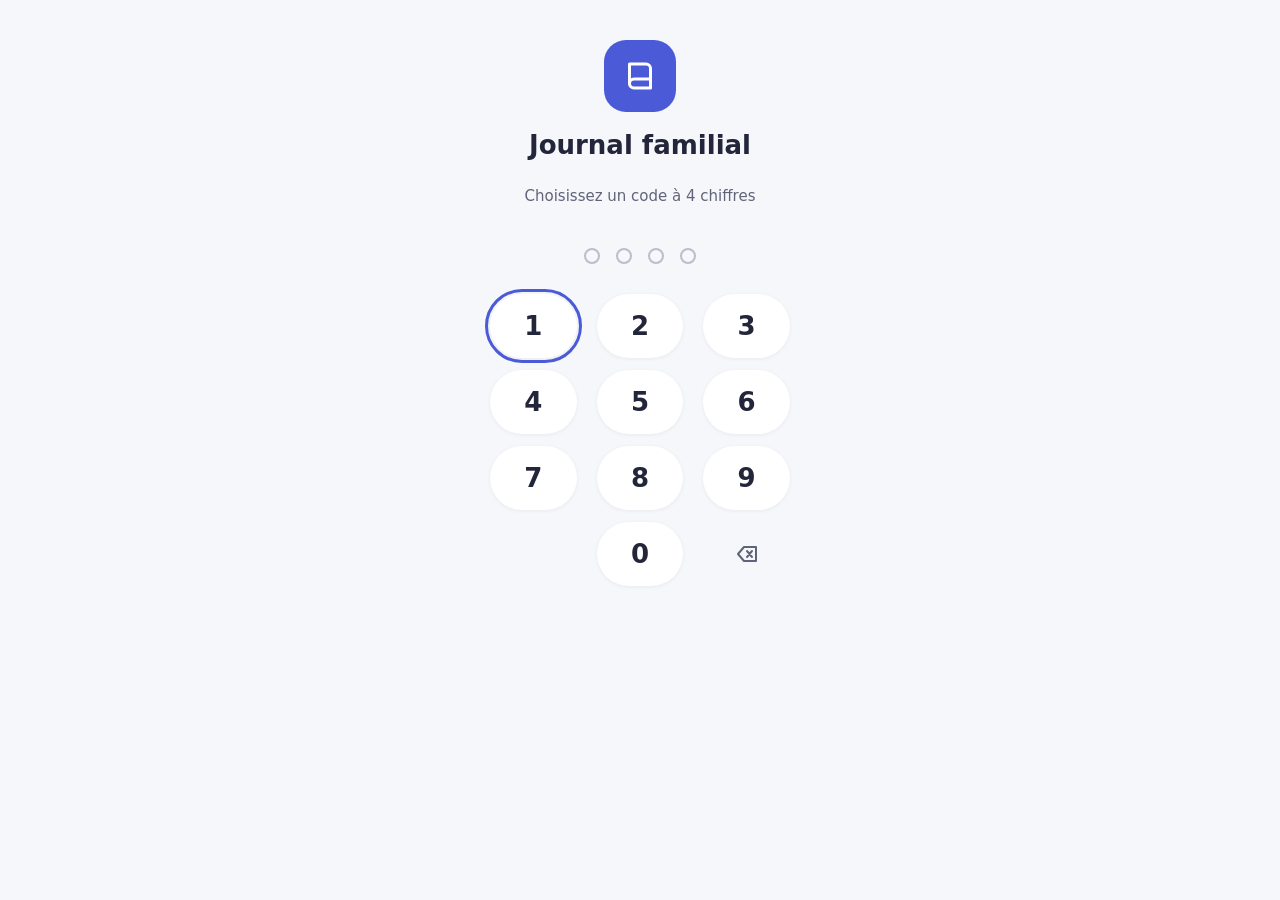
<file: index.html>
<!doctype html>
<html lang="fr">
<head>
<meta charset="utf-8">
<meta name="viewport" content="width=device-width, initial-scale=1, viewport-fit=cover">
<meta http-equiv="Content-Security-Policy" content="default-src 'self'; script-src 'self'; style-src 'self'; img-src 'self' data: blob:; connect-src 'self' https://uqvpzuyficmbgovpnkuz.supabase.co; font-src 'self'; manifest-src 'self'; worker-src 'self'; base-uri 'none'; form-action 'none'; object-src 'none'">
<meta name="referrer" content="no-referrer">
<meta name="theme-color" content="#F6F7FB">
<meta name="robots" content="noindex, nofollow">
<title>Journal familial</title>
<link rel="manifest" href="manifest.webmanifest">
<link rel="icon" href="icons/icon-192.png">
<link rel="apple-touch-icon" href="icons/icon-192.png">
<link rel="stylesheet" href="css/app.css">
</head>
<body>
<div id="lock" class="lock" hidden></div>
<div id="shell" class="shell" hidden>
  <header class="top">
    <div class="top-titles">
      <span class="sub" id="topSub">Journal familial</span>
      <h1 id="topTitle">Calendrier</h1>
    </div>
    <div class="top-actions">
      <button type="button" class="sync-chip" data-act="nav" data-view="settings" id="syncChip" aria-live="polite"></button>
      <button type="button" class="icon-btn" data-act="nav" data-view="settings" aria-label="Paramètres" id="gearBtn"></button>
    </div>
  </header>
  <main id="view" class="view" tabindex="-1"></main>
  <nav class="bottom" aria-label="Navigation principale" id="bottomNav"></nav>
</div>
<div id="sheet-root"></div>
<div id="modal-root"></div>
<div id="toast" class="toast" role="status" aria-live="polite" hidden></div>
<!-- Rapport à imprimer : rempli seulement pendant l'aperçu, vidé à la fermeture et au verrouillage -->
<div id="print-root"></div>
<noscript>Cette application nécessite JavaScript.</noscript>
<script src="js/config.js"></script>
<script src="js/sync.js"></script>
<script src="js/organize.js"></script>
<script src="js/stats.js"></script>
<script src="js/report.js"></script>
<script src="js/app.js"></script>
</body>
</html>
</file>
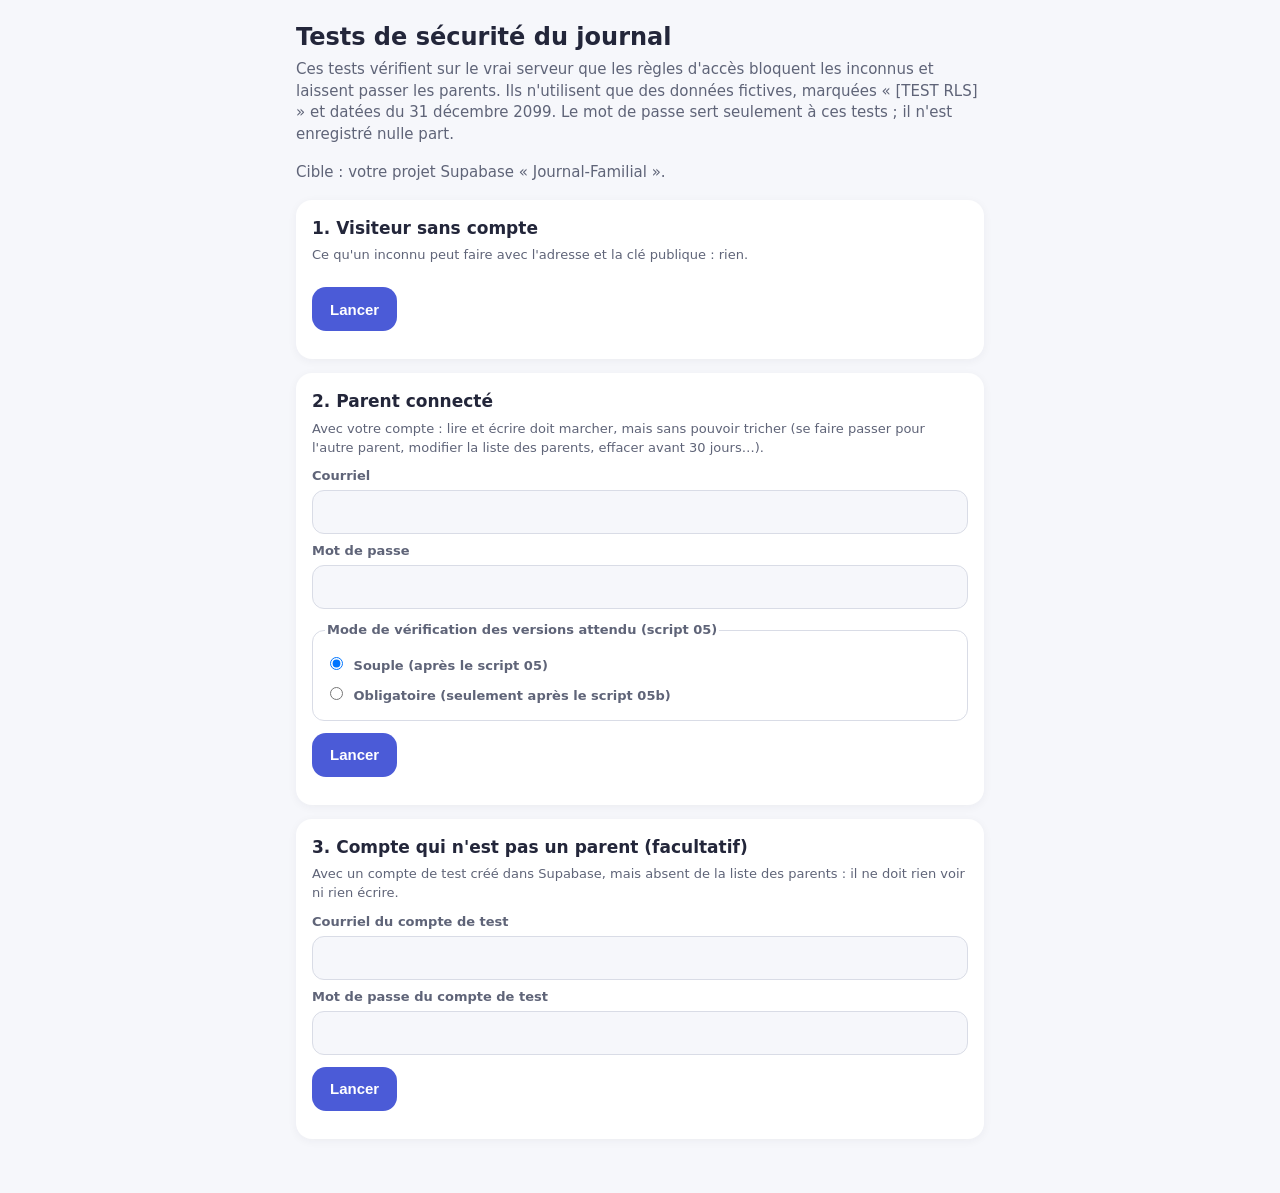
<file: tests/rls.html>
<!doctype html>
<html lang="fr">
<head>
<meta charset="utf-8">
<meta name="viewport" content="width=device-width, initial-scale=1">
<meta http-equiv="Content-Security-Policy" content="default-src 'self'; script-src 'self'; style-src 'self' 'unsafe-inline'; connect-src 'self' https://uqvpzuyficmbgovpnkuz.supabase.co; base-uri 'none'; form-action 'none'; object-src 'none'">
<meta name="referrer" content="no-referrer">
<meta name="robots" content="noindex, nofollow">
<title>Tests de sécurité</title>
<style>
  :root { --bg: #F6F7FB; --surface: #fff; --ink: #23263A; --muted: #5F6478; --line: #E6E8F0; --ok: #1E6B43; --okbg: #DDF3E6; --ko: #8E2A22; --kobg: #F9D3CF; --accent: #4B5BD7; }
  * { box-sizing: border-box; }
  body { margin: 0; background: var(--bg); color: var(--ink); font: 15px/1.45 system-ui, -apple-system, "Segoe UI", Roboto, sans-serif; }
  main { max-width: 720px; margin: 0 auto; padding: 20px 16px 40px; }
  h1 { font-size: 24px; margin: 0 0 4px; }
  .lead { color: var(--muted); margin: 0 0 16px; }
  section { background: var(--surface); border-radius: 16px; padding: 16px; margin: 0 0 14px; box-shadow: 0 2px 10px rgba(35,38,58,.05); }
  h2 { font-size: 17px; margin: 0 0 6px; }
  p.hint { color: var(--muted); font-size: 13px; margin: 0 0 10px; }
  label { display: block; font-size: 13px; font-weight: 600; color: var(--muted); margin: 8px 0 4px; }
  input { width: 100%; min-height: 44px; border: 1px solid #D9DCE6; border-radius: 12px; padding: 10px 12px; font-size: 16px; background: var(--bg); }
  input[type=radio] { width: auto; min-height: 0; margin-right: 6px; }
  fieldset { border: 1px solid #D9DCE6; border-radius: 12px; margin: 12px 0 0; padding: 6px 12px 10px; }
  legend { font-size: 13px; font-weight: 600; color: var(--muted); }
  button { margin-top: 12px; min-height: 44px; padding: 0 18px; border: 0; border-radius: 14px; background: var(--accent); color: #fff; font-weight: 700; font-size: 15px; cursor: pointer; }
  button:disabled { opacity: .5; cursor: default; }
  ol { margin: 12px 0 0; padding-left: 0; list-style: none; display: flex; flex-direction: column; gap: 6px; }
  li { padding: 8px 10px; border-radius: 10px; font-size: 14px; display: flex; gap: 10px; }
  li.ok { background: var(--okbg); color: var(--ok); }
  li.ko { background: var(--kobg); color: var(--ko); }
  li b { flex: 0 0 64px; }
  .sum { font-weight: 700; margin-top: 10px; }
</style>
</head>
<body>
<main>
  <h1>Tests de sécurité du journal</h1>
  <p class="lead">Ces tests vérifient sur le vrai serveur que les règles d'accès bloquent les inconnus et laissent passer les parents. Ils n'utilisent que des données fictives, marquées « [TEST RLS] » et datées du 31 décembre 2099. Le mot de passe sert seulement à ces tests ; il n'est enregistré nulle part.</p>
  <p class="lead" id="target"></p>

  <section>
    <h2>1. Visiteur sans compte</h2>
    <p class="hint">Ce qu'un inconnu peut faire avec l'adresse et la clé publique : rien.</p>
    <button type="button" id="runAnon">Lancer</button>
    <ol id="outAnon"></ol>
  </section>

  <section>
    <h2>2. Parent connecté</h2>
    <p class="hint">Avec votre compte : lire et écrire doit marcher, mais sans pouvoir tricher (se faire passer pour l'autre parent, modifier la liste des parents, effacer avant 30 jours…).</p>
    <label for="pEmail">Courriel</label><input id="pEmail" type="email" autocomplete="username" autocapitalize="off" spellcheck="false">
    <label for="pPw">Mot de passe</label><input id="pPw" type="password" autocomplete="current-password">
    <fieldset>
      <legend>Mode de vérification des versions attendu (script 05)</legend>
      <label><input type="radio" name="mode" id="modeSouple" checked> Souple (après le script 05)</label>
      <label><input type="radio" name="mode" id="modeStrict"> Obligatoire (seulement après le script 05b)</label>
    </fieldset>
    <button type="button" id="runParent">Lancer</button>
    <ol id="outParent"></ol>
  </section>

  <section>
    <h2>3. Compte qui n'est pas un parent (facultatif)</h2>
    <p class="hint">Avec un compte de test créé dans Supabase, mais absent de la liste des parents : il ne doit rien voir ni rien écrire.</p>
    <label for="iEmail">Courriel du compte de test</label><input id="iEmail" type="email" autocomplete="off" autocapitalize="off" spellcheck="false">
    <label for="iPw">Mot de passe du compte de test</label><input id="iPw" type="password" autocomplete="off">
    <button type="button" id="runIntrus">Lancer</button>
    <ol id="outIntrus"></ol>
  </section>
</main>
<script src="../js/config.js"></script>
<script src="rls.js"></script>
</body>
</html>
</file>
<file: css/app.css>
/* Journal familial — styles (aucune police externe : polices du système) */
:root {
  --bg: #F6F7FB;
  --surface: #FFFFFF;
  --ink: #23263A;
  --muted: #5F6478;
  --line: #E6E8F0;
  --line2: #D9DCE6;
  --accent: #4B5BD7;
  --accent-ink: #2B3590;
  --accent-soft: #E7EAFB;
  --vert-bg: #DDF3E6; --vert: #1E6B43;
  --jaune-bg: #FBF0C9; --jaune: #6E5200;
  --orange-bg: #FCE1CC; --orange: #8A4310;
  --rouge-bg: #F9D3CF; --rouge: #8E2A22;
  --danger: #B3261E;
  --radius: 20px;
  --shadow: 0 2px 10px rgba(35, 38, 58, .05);
  --font: system-ui, -apple-system, "Segoe UI", Roboto, "Noto Sans", sans-serif;
  --nav-h: 76px;
}
* { box-sizing: border-box; }
html, body { margin: 0; background: var(--bg); color: var(--ink); font-family: var(--font); -webkit-tap-highlight-color: transparent; }
body { min-height: 100dvh; }
button, input, textarea, select { font: inherit; color: inherit; }
button { cursor: pointer; }
[hidden] { display: none !important; }
.sr { position: absolute; width: 1px; height: 1px; overflow: hidden; clip: rect(0 0 0 0); white-space: nowrap; }
:focus-visible { outline: 3px solid var(--accent); outline-offset: 2px; }

/* Shell */
.shell { max-width: 560px; margin: 0 auto; min-height: 100dvh; padding-bottom: calc(var(--nav-h) + env(safe-area-inset-bottom) + 12px); }
.top { display: flex; align-items: center; justify-content: space-between; padding: calc(14px + env(safe-area-inset-top)) 20px 6px; }
.top-titles { display: flex; flex-direction: column; gap: 2px; }
.sub { font-size: 12px; color: var(--muted); font-weight: 500; }
.top h1 { margin: 0; font-size: 26px; font-weight: 800; letter-spacing: -.01em; }
.icon-btn { width: 44px; height: 44px; border-radius: 22px; border: 1px solid var(--line); background: var(--surface); color: var(--muted); display: inline-flex; align-items: center; justify-content: center; padding: 0; }
.icon-btn.plain { border: 0; background: var(--bg); color: var(--ink); }
.view { outline: none; }

/* Cards */
.card { margin: 10px 16px 0; padding: 14px; background: var(--surface); border-radius: var(--radius); box-shadow: var(--shadow); display: flex; flex-direction: column; gap: 10px; }
.card-title { font-size: 13px; font-weight: 700; color: var(--muted); margin: 0; }
.row { display: flex; gap: 8px; align-items: center; }
.row.wrap { flex-wrap: wrap; }
.spacer { flex: 1; }
.muted { color: var(--muted); }
.small { font-size: 12px; }
.banner { margin: 8px 16px 0; padding: 12px 14px; border-radius: 14px; background: var(--accent-soft); color: var(--accent-ink); font-size: 13px; line-height: 1.45; display: flex; gap: 10px; align-items: center; }
.banner.warn { background: var(--jaune-bg); color: var(--jaune); }

/* Buttons */
.btn { min-height: 48px; padding: 0 18px; border-radius: 16px; border: 0; background: var(--accent); color: #fff; font-weight: 700; font-size: 15px; display: inline-flex; align-items: center; justify-content: center; gap: 8px; }
.btn.block { width: 100%; }
.btn.ghost { background: var(--surface); color: var(--accent); border: 1.5px solid var(--accent); }
.btn.soft { background: var(--accent-soft); color: var(--accent-ink); }
.btn.quiet { background: var(--surface); color: var(--ink); border: 1px solid var(--line2); font-weight: 600; }
.btn.danger { background: var(--danger); color: #fff; }
.btn.danger-ghost { background: var(--surface); color: var(--danger); border: 1.5px solid var(--danger); }
.btn.small { min-height: 44px; font-size: 14px; padding: 0 14px; border-radius: 22px; }
.btn:disabled { opacity: .45; cursor: default; }
.pill { min-height: 44px; padding: 0 14px; border-radius: 22px; border: 1px solid var(--line2); background: var(--surface); font-size: 14px; font-weight: 500; }
.pill[aria-pressed="true"] { background: var(--accent); color: #fff; border-color: var(--accent); font-weight: 600; }
.btn-belle { min-height: 44px; padding: 0 16px; border-radius: 22px; border: 0; background: var(--vert-bg); color: var(--vert); font-size: 14px; font-weight: 700; display: inline-flex; align-items: center; gap: 6px; }
.btn-belle[aria-pressed="true"] { box-shadow: 0 0 0 2px var(--vert); }

/* Calendar */
.cal-head { display: flex; align-items: center; justify-content: space-between; }
.cal-head .month { font-size: 19px; font-weight: 800; text-transform: capitalize; }
.cal-grid { display: grid; grid-template-columns: repeat(7, 1fr); gap: 5px; }
.dow { text-align: center; font-size: 12px; font-weight: 600; color: var(--muted); padding: 2px 0; }
.day { height: 46px; border-radius: 12px; border: 0; background: transparent; display: flex; flex-direction: column; align-items: center; justify-content: center; gap: 2px; font-size: 15px; font-weight: 600; position: relative; padding: 0; }
.day.empty { visibility: hidden; }
.day.none { border: 1.5px dashed #CDD1DC; background: var(--surface); color: var(--muted); }
.day.obs { border: 1.5px solid var(--line2); background: var(--surface); }
.day.c-vert { background: var(--vert-bg); color: var(--vert); }
.day.c-jaune { background: var(--jaune-bg); color: var(--jaune); }
.day.c-orange { background: var(--orange-bg); color: var(--orange); }
.day.c-rouge { background: var(--rouge-bg); color: var(--rouge); }
.day.today { box-shadow: inset 0 0 0 2.5px var(--ink); }
.day.sel { outline: 3px solid var(--accent); outline-offset: 1px; }
.day .marks { display: flex; gap: 3px; height: 6px; }
.mark { width: 6px; height: 6px; border-radius: 3px; background: var(--accent); }
.mark.todo { background: transparent; border: 1.5px solid var(--accent); }
.legend { display: flex; flex-wrap: wrap; gap: 6px 12px; }
.legend span { display: inline-flex; align-items: center; gap: 6px; font-size: 12px; color: var(--muted); }
.sw { width: 12px; height: 12px; border-radius: 4px; display: inline-block; }
.sw.c-vert { background: var(--vert-bg); border: 1px solid var(--vert); }
.sw.c-jaune { background: var(--jaune-bg); border: 1px solid var(--jaune); }
.sw.c-orange { background: var(--orange-bg); border: 1px solid var(--orange); }
.sw.c-rouge { background: var(--rouge-bg); border: 1px solid var(--rouge); }
.sw.none { border: 1.5px dashed #9AA0B2; }

/* Rating */
.rating { display: flex; gap: 6px; }
.rate { flex: 1; min-height: 44px; border-radius: 12px; border: 0; font-size: 12px; font-weight: 700; }
.rate.c-vert { background: var(--vert-bg); color: var(--vert); }
.rate.c-jaune { background: var(--jaune-bg); color: var(--jaune); }
.rate.c-orange { background: var(--orange-bg); color: var(--orange); }
.rate.c-rouge { background: var(--rouge-bg); color: var(--rouge); }
.rate.none { flex: 1.3; background: var(--surface); color: var(--muted); border: 1.5px dashed #B9BECD; }
.rate[aria-checked="true"] { box-shadow: 0 0 0 2.5px var(--ink); }
.linkish { border: 0; background: none; color: var(--accent); font-weight: 600; font-size: 13px; padding: 6px 0; min-height: 32px; }

/* Event rows */
.ev { display: flex; gap: 12px; padding: 12px; border-radius: 14px; background: var(--bg); border: 0; text-align: left; width: 100%; }
.ev.on-white { background: var(--surface); box-shadow: var(--shadow); }
.ev .bar { width: 8px; border-radius: 4px; align-self: stretch; background: var(--accent); }
.ev .bar.c-vert { background: var(--vert); } .ev .bar.c-jaune { background: #C9A227; } .ev .bar.c-orange { background: #D9782F; } .ev .bar.c-rouge { background: var(--rouge); }
.ev .body { flex: 1; display: flex; flex-direction: column; gap: 3px; min-width: 0; }
.ev .meta { display: flex; justify-content: space-between; gap: 8px; font-size: 12px; color: var(--muted); }
.ev .kind { font-weight: 700; color: var(--ink); }
.ev .txt { font-size: 14px; line-height: 1.4; overflow-wrap: anywhere; }
.todo-tag { align-self: flex-start; font-size: 11px; font-weight: 600; color: var(--accent-ink); display: inline-flex; align-items: center; gap: 5px; }
.todo-tag::before { content: ""; width: 7px; height: 7px; border-radius: 4px; background: var(--accent); }
.list { display: flex; flex-direction: column; gap: 8px; }
.empty-note { font-size: 14px; color: var(--muted); padding: 4px 0; }

/* Bottom nav */
.bottom { position: fixed; left: 0; right: 0; bottom: 0; height: calc(var(--nav-h) + env(safe-area-inset-bottom)); padding-bottom: env(safe-area-inset-bottom); background: var(--surface); border-top: 1px solid var(--line); display: flex; justify-content: space-around; align-items: flex-start; padding-top: 6px; z-index: 10; }
.bottom a, .bottom button.tab { width: 68px; min-height: 52px; display: flex; flex-direction: column; align-items: center; gap: 4px; text-decoration: none; color: var(--muted); font-size: 11px; font-weight: 500; border: 0; background: none; padding: 4px 0; }
.bottom .tab[aria-current="page"] { color: var(--accent); font-weight: 700; }
.fab { width: 62px; height: 62px; margin-top: -26px; border-radius: 31px; border: 4px solid var(--bg); background: var(--accent); color: #fff; display: flex; align-items: center; justify-content: center; box-shadow: 0 6px 16px rgba(75, 91, 215, .35); padding: 0; }

/* Sheets & panels */
.overlay { position: fixed; inset: 0; background: rgba(35, 38, 58, .45); z-index: 20; display: flex; align-items: flex-end; justify-content: center; }
.sheet { width: 100%; max-width: 560px; max-height: 94dvh; overflow-y: auto; background: var(--surface); border-radius: 26px 26px 0 0; padding: 10px 20px calc(20px + env(safe-area-inset-bottom)); display: flex; flex-direction: column; gap: 14px; box-shadow: 0 -8px 30px rgba(35, 38, 58, .18); animation: up .18s ease-out; }
@keyframes up { from { transform: translateY(30px); opacity: .6; } to { transform: none; opacity: 1; } }
.grab { align-self: center; width: 40px; height: 5px; border-radius: 3px; background: var(--line2); }
.sheet-head { display: flex; align-items: center; justify-content: space-between; gap: 8px; }
.sheet-head h2 { margin: 0; font-size: 22px; font-weight: 800; }
.panel { position: fixed; inset: 0; z-index: 25; background: var(--bg); overflow-y: auto; padding-bottom: calc(24px + env(safe-area-inset-bottom)); }
.panel-inner { max-width: 560px; margin: 0 auto; }
.panel-head { position: sticky; top: 0; z-index: 2; background: var(--bg); display: flex; align-items: center; gap: 8px; padding: calc(12px + env(safe-area-inset-top)) 16px 8px; }
.panel-head .title { flex: 1; font-size: 18px; font-weight: 800; }
.lbl { font-size: 13px; font-weight: 600; color: var(--muted); }
.swatches { display: flex; gap: 8px; }
.swatch { flex: 1; min-height: 64px; border-radius: 14px; border: 0; display: flex; flex-direction: column; align-items: center; justify-content: center; gap: 2px; font-size: 13px; font-weight: 700; }
.swatch small { font-size: 11px; font-weight: 500; }
.swatch.c-vert { background: var(--vert-bg); color: var(--vert); }
.swatch.c-jaune { background: var(--jaune-bg); color: var(--jaune); }
.swatch.c-orange { background: var(--orange-bg); color: var(--orange); }
.swatch.c-rouge { background: var(--rouge-bg); color: var(--rouge); }
.swatch[aria-pressed="true"] { box-shadow: 0 0 0 3px var(--ink); }
.field { display: flex; flex-direction: column; gap: 6px; }
.input, textarea.input, select.input { width: 100%; min-height: 48px; border: 1px solid var(--line2); border-radius: 14px; padding: 11px 12px; background: var(--bg); font-size: 16px; }
textarea.input { resize: vertical; line-height: 1.45; }
.two { display: grid; grid-template-columns: 1fr 1fr; gap: 10px; }
.hint { font-size: 12px; color: var(--muted); line-height: 1.4; margin: 0; }
.chip-tag { font-size: 12px; font-weight: 600; padding: 5px 10px; border-radius: 10px; background: var(--accent-soft); color: var(--accent-ink); }
.chip-tag.c-vert { background: var(--vert-bg); color: var(--vert); } .chip-tag.c-jaune { background: var(--jaune-bg); color: var(--jaune); }
.chip-tag.c-orange { background: var(--orange-bg); color: var(--orange); } .chip-tag.c-rouge { background: var(--rouge-bg); color: var(--rouge); }
.chip-tag.outline { background: transparent; border: 1px solid #C7CDF3; }
.comment { font-size: 14px; line-height: 1.45; padding: 10px 12px; border-radius: 12px; background: var(--bg); overflow-wrap: anywhere; }
.check { display: flex; align-items: center; gap: 10px; min-height: 44px; font-size: 15px; }
.check input { width: 22px; height: 22px; accent-color: var(--accent); }

/* Modal */
.modal-wrap { position: fixed; inset: 0; z-index: 40; background: rgba(35, 38, 58, .5); display: flex; align-items: center; justify-content: center; padding: 20px; }
.modal { width: 100%; max-width: 420px; background: var(--surface); border-radius: 22px; padding: 20px; display: flex; flex-direction: column; gap: 12px; }
.modal h2 { margin: 0; font-size: 19px; font-weight: 800; }
.modal p { margin: 0; font-size: 14px; line-height: 1.5; color: var(--muted); }
.modal .actions { display: flex; gap: 8px; justify-content: flex-end; flex-wrap: wrap; }

/* Toast */
.toast { position: fixed; left: 50%; transform: translateX(-50%); bottom: calc(var(--nav-h) + 16px + env(safe-area-inset-bottom)); z-index: 50; background: var(--ink); color: #fff; border-radius: 14px; padding: 10px 10px 10px 16px; display: flex; align-items: center; gap: 12px; font-size: 14px; max-width: calc(100% - 32px); box-shadow: 0 6px 20px rgba(0, 0, 0, .2); }
.toast button { border: 0; background: rgba(255, 255, 255, .15); color: #fff; font-weight: 700; border-radius: 10px; min-height: 40px; padding: 0 12px; }

/* Lock */
.lock { position: fixed; inset: 0; z-index: 60; background: var(--bg); display: flex; flex-direction: column; align-items: center; padding: calc(40px + env(safe-area-inset-top)) 28px calc(24px + env(safe-area-inset-bottom)); gap: 12px; overflow-y: auto; }
.lock .logo { width: 72px; height: 72px; border-radius: 22px; background: var(--accent); display: flex; align-items: center; justify-content: center; color: #fff; }
.lock h1 { margin: 6px 0 0; font-size: 26px; font-weight: 800; text-align: center; }
.lock .msg { font-size: 15px; color: var(--muted); text-align: center; min-height: 22px; }
.lock .msg.err { color: var(--danger); font-weight: 600; }
.dots { display: flex; gap: 16px; margin: 12px 0 18px; }
.dots span { width: 16px; height: 16px; border-radius: 8px; border: 2px solid #B9BECD; }
.dots span.on { background: var(--ink); border-color: var(--ink); }
.keys { width: 100%; max-width: 300px; display: grid; grid-template-columns: repeat(3, 1fr); gap: 12px 20px; }
.key { height: 64px; border-radius: 32px; border: 0; background: var(--surface); font-size: 26px; font-weight: 700; box-shadow: 0 1px 4px rgba(35, 38, 58, .06); }
.key.blank { visibility: hidden; }
.key.back { background: transparent; box-shadow: none; color: var(--muted); display: flex; align-items: center; justify-content: center; }
.lock .choice { display: flex; gap: 12px; width: 100%; max-width: 320px; }
.lock .choice .btn { flex: 1; min-height: 64px; font-size: 17px; }

/* Settings */
.set-row { display: flex; align-items: center; justify-content: space-between; gap: 10px; min-height: 48px; }
.seg { display: flex; padding: 4px; gap: 2px; border-radius: 14px; background: #E9EBF2; }
.seg button { flex: 1; min-height: 40px; border: 0; border-radius: 11px; background: transparent; color: var(--muted); font-size: 14px; font-weight: 500; padding: 0 14px; }
.seg button[aria-pressed="true"] { background: var(--surface); color: var(--ink); font-weight: 700; box-shadow: 0 1px 4px rgba(35, 38, 58, .12); }
.placeholder { margin: 18px 16px; padding: 24px; border-radius: var(--radius); background: var(--surface); text-align: center; color: var(--muted); line-height: 1.5; }
.search { display: flex; align-items: center; gap: 10px; min-height: 48px; padding: 0 14px; border-radius: 16px; background: var(--surface); border: 1px solid var(--line); margin: 6px 16px 0; }
.search input { flex: 1; border: 0; outline: none; background: transparent; font-size: 16px; min-height: 44px; }
.chips { margin: 10px 16px 0; display: flex; gap: 8px; flex-wrap: wrap; }
.group-date { margin: 14px 20px 6px; font-size: 12px; font-weight: 700; color: var(--muted); text-transform: capitalize; }
.list.pad { margin: 0 16px; }

@media (min-width: 700px) {
  .top { padding-top: 24px; }
  .day { height: 54px; }
}

.pad-hint { margin: 14px 20px 0; }

/* Phase 3 : état de la synchronisation et conflits */
.top-actions { display: flex; align-items: center; gap: 8px; }
.sync-chip { min-height: 32px; padding: 0 10px; border-radius: 16px; border: 1px solid var(--line2); background: var(--surface); color: var(--muted); font-size: 12px; font-weight: 600; white-space: nowrap; max-width: 46vw; overflow: hidden; text-overflow: ellipsis; }
.sync-chip:empty { display: none; }
.sync-chip.ok { color: var(--vert); border-color: #BFE3CD; background: var(--vert-bg); }
.sync-chip.warn { color: var(--jaune); border-color: #EAD9A0; background: var(--jaune-bg); }
.sync-chip.err { color: var(--rouge); border-color: #EBB8B2; background: var(--rouge-bg); }
.cmp-wrap { overflow-x: auto; }
.cmp { width: 100%; border-collapse: collapse; font-size: 13px; }
.cmp th, .cmp td { text-align: left; vertical-align: top; padding: 8px 6px; border-bottom: 1px solid var(--line); overflow-wrap: anywhere; }
.cmp thead th { color: var(--muted); font-weight: 700; font-size: 12px; }
.cmp tbody th { color: var(--muted); font-weight: 600; width: 30%; }

/* ---------- Phase 4 : observation structurée ---------- */
.original { white-space: pre-wrap; background: var(--bg); border-radius: 12px; padding: 10px 12px; margin: 8px 0 0; font-size: 15px; }
details > summary { cursor: pointer; padding: 4px 0; }
.sent { border-top: 1px solid var(--line); padding: 10px 0 4px; }
.sent:first-child { border-top: 0; padding-top: 0; }
.sent p { margin: 0 0 6px; }
.sent select.input { min-height: 40px; padding: 6px 10px; }
.steps { margin: 6px 0 8px; padding-left: 20px; font-size: 14px; color: var(--muted); }
.steps li { margin: 0 0 6px; }
.chip-tag.soft { background: var(--bg); color: var(--muted); font-weight: 600; }
.ev .tags { gap: 4px; margin-top: 4px; }
.ev .tags .chip-tag { font-size: 11px; padding: 2px 8px; }

/* ---------- Phase 5 : filtres, statistiques, rapports ---------- */
.filters { display: flex; flex-direction: column; gap: 8px; }
.pill.small-pill { min-height: 40px; padding: 0 12px; font-size: 13px; }
.pad-row { margin: 10px 16px 0; display: flex; flex-direction: column; gap: 8px; }
.row.pad-row { flex-direction: row; align-items: center; }
.seg.grow { flex: 1; }
.sel-count { margin: 0; font-size: 15px; }
.panel-inner.wide { max-width: 900px; }
.paper { margin: 10px 12px 0; padding: 18px 16px; background: #fff; border-radius: 12px; box-shadow: var(--shadow); overflow-x: auto; }
#print-root { display: none; }

/* Le rapport (aperçu et impression) */
.rpt { color: #23263A; font-size: 12.5px; line-height: 1.4; }
.rpt h1 { margin: 0 0 4px; font-size: 19px; font-weight: 800; }
.rpt h2 { margin: 12px 0 5px; font-size: 13.5px; font-weight: 800; color: #2B3590; border-bottom: 1px solid #D9DCE6; padding-bottom: 2px; }
.rpt h3 { margin: 0 0 4px; font-size: 12.5px; font-weight: 700; }
.rpt p { margin: 0 0 4px; }
.rpt-head p { color: #5F6478; font-size: 11.5px; }
.rpt-scope { margin-top: 6px !important; padding: 6px 8px; background: #F3F4F9; border-radius: 6px; font-size: 11.5px; }
.rpt-muted { color: #6A6F82; font-weight: 400; }
.rpt-small { font-size: 11px; color: #5F6478; }
.rpt-sub { margin-top: 6px !important; font-weight: 700; }
.rpt-note { font-size: 10.5px; color: #5F6478; font-style: italic; }
.rpt-foot { margin-top: 10px !important; padding-top: 6px; border-top: 1px solid #D9DCE6; font-size: 10px; color: #5F6478; }
.rpt-t { width: 100%; border-collapse: collapse; font-size: 11.5px; }
.rpt-t th, .rpt-t td { text-align: left; padding: 3px 5px; border-bottom: 1px solid #E6E8F0; vertical-align: top; }
.rpt-t td { white-space: nowrap; }
.rpt-t thead th { font-size: 10.5px; color: #5F6478; }
.rpt-t .rpt-sum th, .rpt-t .rpt-sum td { font-weight: 700; border-bottom: 0; }
.rpt-trend th, .rpt-trend td { font-size: 10.5px; padding: 2px 4px; }
.rpt-list { margin: 2px 0 0; padding-left: 16px; font-size: 11.5px; }
.rpt-cols { display: grid; grid-template-columns: 1fr 1fr; gap: 14px; align-items: start; }
.rpt-chart { width: 100%; height: auto; display: block; }
.rpt-ob { padding: 6px 0; border-bottom: 1px solid #E6E8F0; }
.rpt-ob dl { margin: 2px 0; display: grid; grid-template-columns: 150px 1fr; gap: 1px 10px; }
.rpt-ob dt { font-weight: 700; color: #5F6478; font-size: 11px; }
.rpt-ob dd { margin: 0; overflow-wrap: anywhere; white-space: pre-wrap; }
.rpt-status { font-size: 10.5px; color: #5F6478; }
.rpt-unapproved { background: #FFF6E5; padding-left: 6px; border-left: 3px solid #C9A227; }
.rpt-unapproved .rpt-status { color: #8A4310; font-weight: 700; }
.rpt-imp, .rpt-orig { margin-top: 10px; }
.rpt-imp > h2 { color: #8A4310; }
.rpt-original { white-space: pre-wrap; font-size: 11.5px; }
@media (max-width: 520px) {
  .rpt-cols { grid-template-columns: 1fr; }
  .rpt-t td { white-space: normal; }
  .seg button { padding: 0 8px; white-space: nowrap; font-size: 13px; }
  .rpt-trend { font-size: 10px; }
  .paper { padding: 14px 10px; }
  .rpt-ob dl { grid-template-columns: 1fr; }
}

/* Impression : seul le rapport est imprimé (tout le reste de l'app est masqué) */
@media print {
  @page { margin: 11mm 12mm; }
  html, body { background: #fff !important; }
  body > *:not(#print-root) { display: none !important; }
  #print-root { display: block !important; }
  .rpt { font-size: 10.5px; }
  .rpt h1 { font-size: 17px; }
  .rpt h2 { font-size: 12px; margin-top: 9px; }
  .rpt-t, .rpt-list { font-size: 10px; }
  .rpt-cols { grid-template-columns: 1fr 1fr; }
  .rpt-ob dl { grid-template-columns: 140px 1fr; }
  .rpt-page { break-after: page; }
  .rpt-imp, .rpt-orig { break-before: page; } /* impressions et annexe : toujours sur une nouvelle page */
  .rpt-ob, .rpt-t tr, .rpt-chart { break-inside: avoid; }
  .rpt h2 { break-after: avoid; }
}
</file>
